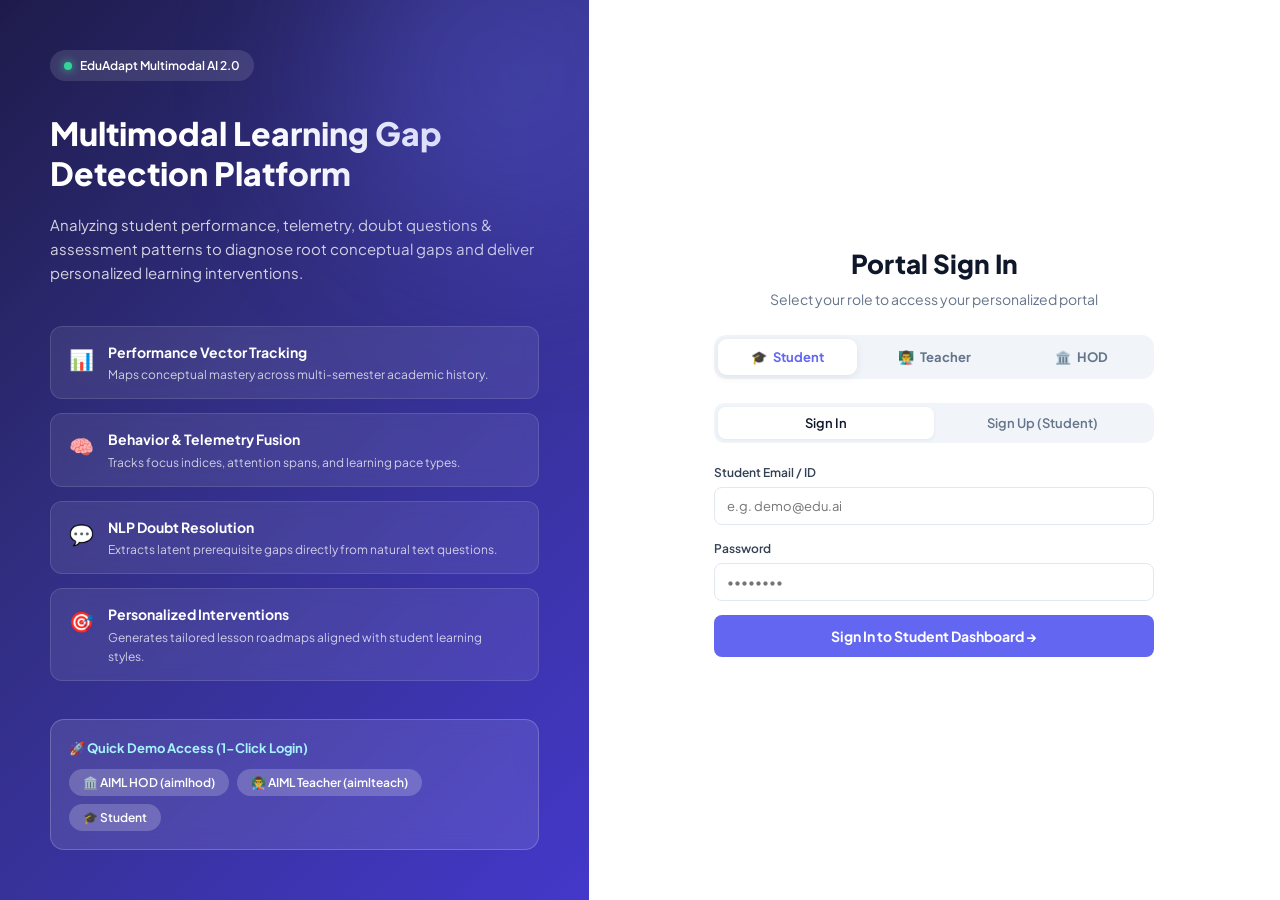
<file: static/index.html>
<!DOCTYPE html>
<html lang="en">
<head>
  <meta charset="UTF-8">
  <meta name="viewport" content="width=device-width, initial-scale=1.0">
  <title>EduAdapt AI — Multimodal Learning Platform</title>
  <link rel="preconnect" href="https://fonts.googleapis.com">
  <link href="https://fonts.googleapis.com/css2?family=Plus+Jakarta+Sans:wght@400;500;600;700;800&display=swap" rel="stylesheet">
  <link rel="stylesheet" href="/static/styles.css">
</head>
<body class="auth-page">

<div class="auth-split">
  <!-- LEFT BRANDING & VALUE PROP -->
  <div class="auth-left">
    <div class="brand-badge">
      <span class="pulse-dot"></span> EduAdapt Multimodal AI 2.0
    </div>

    <h1 class="hero-title">Multimodal Learning Gap Detection Platform</h1>
    <p class="hero-desc">Analyzing student performance, telemetry, doubt questions & assessment patterns to diagnose root conceptual gaps and deliver personalized learning interventions.</p>

    <div class="auth-feature-grid">
      <div class="auth-feature-card">
        <div class="af-icon">📊</div>
        <div>
          <h4>Performance Vector Tracking</h4>
          <p>Maps conceptual mastery across multi-semester academic history.</p>
        </div>
      </div>

      <div class="auth-feature-card">
        <div class="af-icon">🧠</div>
        <div>
          <h4>Behavior & Telemetry Fusion</h4>
          <p>Tracks focus indices, attention spans, and learning pace types.</p>
        </div>
      </div>

      <div class="auth-feature-card">
        <div class="af-icon">💬</div>
        <div>
          <h4>NLP Doubt Resolution</h4>
          <p>Extracts latent prerequisite gaps directly from natural text questions.</p>
        </div>
      </div>

      <div class="auth-feature-card">
        <div class="af-icon">🎯</div>
        <div>
          <h4>Personalized Interventions</h4>
          <p>Generates tailored lesson roadmaps aligned with student learning styles.</p>
        </div>
      </div>
    </div>

    <div class="demo-account-banner">
      <div class="dab-title">🚀 Quick Demo Access (1-Click Login)</div>
      <div class="dab-buttons">
        <button type="button" class="btn-demo-chip" onclick="quickDemo('aimlhod')">🏛️ AIML HOD (aimlhod)</button>
        <button type="button" class="btn-demo-chip" onclick="quickDemo('aimlteach')">👨‍🏫 AIML Teacher (aimlteach)</button>
        <button type="button" class="btn-demo-chip" onclick="quickDemo('student')">🎓 Student</button>
      </div>
    </div>
  </div>

  <!-- RIGHT AUTH FORM PANEL -->
  <div class="auth-right">
    <div class="auth-box">

      <div class="auth-header">
        <h2>Portal Sign In</h2>
        <p>Select your role to access your personalized portal</p>
      </div>

      <!-- ROLE SELECTOR TABS -->
      <div class="role-tabs">
        <button type="button" class="role-tab active" id="rt-student" onclick="setRole('student')">
          <span class="rt-icon">🎓</span>
          <span>Student</span>
        </button>
        <button type="button" class="role-tab" id="rt-teacher" onclick="setRole('teacher')">
          <span class="rt-icon">👨‍🏫</span>
          <span>Teacher</span>
        </button>
        <button type="button" class="role-tab" id="rt-hod" onclick="setRole('hod')">
          <span class="rt-icon">🏛️</span>
          <span>HOD</span>
        </button>
      </div>

      <!-- STUDENT SECTION (Sign In + Sign Up) -->
      <div id="student-section">
        <div class="auth-tabs">
          <button type="button" class="auth-tab active" id="tab-si" onclick="switchStudentTab('signin')">Sign In</button>
          <button type="button" class="auth-tab" id="tab-su" onclick="switchStudentTab('signup')">Sign Up (Student)</button>
        </div>

        <!-- Student Sign In -->
        <form id="si-form" class="auth-form" onsubmit="doLogin(event, 'student')">
          <div class="field">
            <label>Student Email / ID</label>
            <input id="si-email" type="text" placeholder="e.g. demo@edu.ai" required>
          </div>
          <div class="field">
            <label>Password</label>
            <input id="si-pass" type="password" placeholder="••••••••" required>
          </div>
          <div id="si-err" class="form-error hidden">Incorrect email or password.</div>
          <button type="submit" class="btn-primary">Sign In to Student Dashboard →</button>
        </form>

        <!-- Student Sign Up Form -->
        <form id="su-form" class="auth-form hidden" onsubmit="doRegister(event)">
          <div class="form-section-title">Personal & Academic Details</div>
          
          <div class="field-row">
            <div class="field"><label>Full Name *</label><input id="su-fn" placeholder="Alex Rivera" required></div>
            <div class="field"><label>PRN / Roll No. *</label><input id="su-prn" placeholder="PRN2021001" required></div>
          </div>
          
          <div class="field-row">
            <div class="field"><label>Phone Number *</label><input id="su-phone" placeholder="+91 98765 43210" required></div>
            <div class="field"><label>Email Address *</label><input id="su-email" type="email" placeholder="alex@example.com" required></div>
          </div>
          
          <div class="field-row">
            <div class="field"><label>Password *</label><input id="su-pass" type="password" placeholder="Min 6 characters" required minlength="6"></div>
            <div class="field">
              <label>Year *</label>
              <select id="su-year" required>
                <option value="">Select Year</option>
                <option value="FY">First Year (FY)</option>
                <option value="SY">Second Year (SY)</option>
                <option value="TY">Third Year (TY)</option>
              </select>
            </div>
          </div>

          <div class="field-row">
            <div class="field">
              <label>Division *</label>
              <select id="su-div" required>
                <option value="">Select Division</option>
                <option value="A">Division A</option>
                <option value="B">Division B</option>
              </select>
            </div>
            <div class="field"><label>Department</label><input id="su-dept" value="Computer Science" readonly></div>
          </div>

          <div class="field"><label>Full Residential Address *</label><input id="su-addr" placeholder="House No, Street, City, PIN Code" required></div>

          <div class="form-section-title">Parent / Guardian Details</div>
          <div class="field-row">
            <div class="field"><label>Parent Name *</label><input id="su-pname" placeholder="Carlos Rivera" required></div>
            <div class="field"><label>Parent Phone *</label><input id="su-pphone" placeholder="+91 98765 43213" required></div>
          </div>
          <div class="field"><label>Parent Email</label><input id="su-pemail" type="email" placeholder="parent@example.com"></div>

          <div class="form-section-title">Coding & Social Profiles <span class="optional-tag">(Optional)</span></div>
          <div class="field-row">
            <div class="field"><label>LinkedIn</label><input id="su-li" placeholder="linkedin.com/in/username"></div>
            <div class="field"><label>GitHub</label><input id="su-gh" placeholder="github.com/username"></div>
          </div>
          <div class="field-row">
            <div class="field"><label>LeetCode</label><input id="su-lc" placeholder="leetcode.com/username"></div>
            <div class="field"><label>HackerRank</label><input id="su-hr" placeholder="hackerrank.com/username"></div>
          </div>

          <div id="su-err" class="form-error hidden"></div>
          <button type="submit" class="btn-primary" style="margin-top:12px">Register & Access Dashboard →</button>
        </form>
      </div>

      <!-- TEACHER SECTION -->
      <form id="teacher-section" class="auth-form hidden" onsubmit="doLogin(event, 'teacher')">
        <div class="field">
          <label>Faculty Email / Username</label>
          <input id="ti-email" type="text" placeholder="aimlteach or email@edu.ai" required>
        </div>
        <div class="field">
          <label>Password</label>
          <input id="ti-pass" type="password" placeholder="••••••••" required>
        </div>
        <div id="ti-err" class="form-error hidden">Incorrect teacher credentials.</div>
        <button type="submit" class="btn-primary">Sign In to Teacher Dashboard →</button>
        <p class="teacher-notice-text">🔒 Note: New teacher profiles are created exclusively by the Head of Department (HOD).</p>
      </form>

      <!-- HOD SECTION -->
      <form id="hod-section" class="auth-form hidden" onsubmit="doLogin(event, 'hod')">
        <div class="field">
          <label>HOD Email / Username</label>
          <input id="hi-email" type="text" placeholder="aimlhod or email@edu.ai" required>
        </div>
        <div class="field">
          <label>Password</label>
          <input id="hi-pass" type="password" placeholder="••••••••" required>
        </div>
        <div id="hi-err" class="form-error hidden">Incorrect HOD credentials.</div>
        <button type="submit" class="btn-primary">Sign In to HOD Dashboard →</button>
      </form>

    </div>
  </div>
</div>

<script src="/static/data.js"></script>
<script>
  EA.seed();
  const session = EA.getSession();
  if (session) redirectByRole(session.role);

  function setRole(role) {
    ['student', 'teacher', 'hod'].forEach(r => {
      document.getElementById(`rt-${r}`).classList.toggle('active', r === role);
      const section = document.getElementById(`${r}-section`);
      if (section) section.classList.toggle('hidden', r !== role);
    });
  }

  function switchStudentTab(tab) {
    document.getElementById('si-form').classList.toggle('hidden', tab !== 'signin');
    document.getElementById('su-form').classList.toggle('hidden', tab !== 'signup');
    document.getElementById('tab-si').classList.toggle('active', tab === 'signin');
    document.getElementById('tab-su').classList.toggle('active', tab === 'signup');
  }

  function doLogin(e, role) {
    e.preventDefault();
    const pfx = { student: 'si', teacher: 'ti', hod: 'hi' }[role];
    const email = document.getElementById(`${pfx}-email`).value.trim();
    const pass = document.getElementById(`${pfx}-pass`).value;
    const user = EA.loginUser(email, pass, role);
    if (user) {
      redirectByRole(role);
    } else {
      document.getElementById(`${pfx}-err`).classList.remove('hidden');
    }
  }

  function doRegister(e) {
    e.preventDefault();
    const errEl = document.getElementById('su-err');
    const user = {
      role: 'student',
      name: document.getElementById('su-fn').value.trim(),
      email: document.getElementById('su-email').value.trim(),
      password: document.getElementById('su-pass').value,
      prn: document.getElementById('su-prn').value.trim(),
      phone: document.getElementById('su-phone').value.trim(),
      year: document.getElementById('su-year').value,
      division: document.getElementById('su-div').value,
      department: document.getElementById('su-dept').value,
      address: document.getElementById('su-addr').value.trim(),
      parentName: document.getElementById('su-pname').value.trim(),
      parentPhone: document.getElementById('su-pphone').value.trim(),
      parentEmail: document.getElementById('su-pemail').value.trim(),
      linkedin: document.getElementById('su-li').value.trim(),
      github: document.getElementById('su-gh').value.trim(),
      leetcode: document.getElementById('su-lc').value.trim(),
      hackerrank: document.getElementById('su-hr').value.trim(),
    };
    const result = EA.registerUser(user);
    if (!result.ok) {
      errEl.textContent = result.msg;
      errEl.classList.remove('hidden');
      return;
    }
    EA.setSession(result.user);
    redirectByRole('student');
  }

  function quickDemo(role) {
    const creds = {
      student: ['demo@edu.ai', 'demo123', 'student'],
      teacher: ['teacher@edu.ai', 'teacher123', 'teacher'],
      hod: ['hod@edu.ai', 'hod123', 'hod'],
      aimlhod: ['aimlhod', 'Pass', 'hod'],
      aimlteach: ['aimlteach', 'Pass', 'teacher']
    };
    const [email, pass, userRole] = creds[role];
    setRole(userRole);
    const user = EA.loginUser(email, pass, userRole);
    if (user) redirectByRole(userRole);
  }

  function redirectByRole(role) {
    const paths = { student: '/static/dashboard.html', teacher: '/static/teacher.html', hod: '/static/hod.html' };
    window.location.href = paths[role] || '/';
  }
</script>
</body>
</html>
</file>
<file: static/styles.css>
:root {
  --bg: #f8fafc;
  --card: #ffffff;
  --border: #e2e8f0;
  --primary: #6366f1;
  --primary-light: #eef2ff;
  --primary-dark: #4f46e5;
  --success: #10b981;
  --success-light: #ecfdf5;
  --warning: #f59e0b;
  --warning-light: #fffbeb;
  --danger: #ef4444;
  --danger-light: #fef2f2;
  --text: #0f172a;
  --text-mid: #334155;
  --muted: #64748b;
  --sidebar-w: 250px;
  --radius: 12px;
  --shadow: 0 4px 20px -2px rgba(0, 0, 0, 0.05);
}

* { margin:0; padding:0; box-sizing:border-box; }

body {
  font-family: 'Plus Jakarta Sans', -apple-system, BlinkMacSystemFont, sans-serif;
  background: var(--bg);
  color: var(--text);
  font-size: 14px;
  line-height: 1.6;
}

/* ── AUTH SPLIT PAGE ────────────────────────────── */
body.auth-page { background:#fff; min-height:100vh; }

.auth-split { display:flex; min-height:100vh; width:100%; }

.auth-left {
  width:46%; background: linear-gradient(135deg, #1e1b4b 0%, #312e81 40%, #4338ca 100%);
  display:flex; flex-direction:column; justify-content:space-between;
  padding:50px; color:#fff; position:relative; overflow:hidden;
}

.auth-left::before {
  content: ''; position: absolute; top: -100px; right: -100px; width: 350px; height: 350px;
  background: rgba(99, 102, 241, 0.3); filter: blur(80px); border-radius: 50%;
}

.brand-badge {
  display:inline-flex; align-items:center; gap:8px;
  background: rgba(255, 255, 255, 0.12); backdrop-filter: blur(10px);
  padding: 6px 14px; border-radius: 30px; font-size: 12px; font-weight: 600; width: fit-content;
}

.pulse-dot { width: 8px; height: 8px; background: #34d399; border-radius: 50%; box-shadow: 0 0 10px #34d399; }

.hero-title { font-size: 32px; font-weight: 800; line-height: 1.25; margin-top: 24px; margin-bottom: 12px; }
.hero-desc { font-size: 15px; color: rgba(255, 255, 255, 0.8); line-height: 1.6; margin-bottom: 32px; }

.auth-feature-grid { display: flex; flex-direction: column; gap: 14px; margin-bottom: 30px; }

.auth-feature-card {
  display: flex; align-items: flex-start; gap: 14px;
  background: rgba(255, 255, 255, 0.08); border: 1px solid rgba(255, 255, 255, 0.12);
  padding: 14px 18px; border-radius: 12px; backdrop-filter: blur(8px);
}
.af-icon { font-size: 20px; flex-shrink: 0; margin-top: 2px; }
.auth-feature-card h4 { font-size: 14px; font-weight: 700; color: #fff; margin-bottom: 2px; }
.auth-feature-card p { font-size: 12px; color: rgba(255, 255, 255, 0.75); margin: 0; }

.demo-account-banner {
  background: rgba(255, 255, 255, 0.1); border: 1px solid rgba(255, 255, 255, 0.2);
  border-radius: 14px; padding: 18px; backdrop-filter: blur(10px);
}
.dab-title { font-size: 13px; font-weight: 700; margin-bottom: 10px; color: #a5f3fc; }
.dab-buttons { display: flex; gap: 8px; flex-wrap: wrap; }
.btn-demo-chip {
  background: rgba(255, 255, 255, 0.2); border: none; color: #fff;
  padding: 6px 14px; border-radius: 20px; font-size: 12px; font-weight: 600;
  cursor: pointer; transition: all .2s; font-family: inherit;
}
.btn-demo-chip:hover { background: #fff; color: #1e1b4b; transform: translateY(-1px); }

/* Right auth box */
.auth-right { flex:1; display:flex; align-items:center; justify-content:center; padding:40px; overflow-y:auto; }
.auth-box { width:100%; max-width:440px; margin:auto; }
.auth-header { margin-bottom: 24px; text-align: center; }
.auth-header h2 { font-size: 26px; font-weight: 800; color: var(--text); }
.auth-header p { font-size: 14px; color: var(--muted); margin-top: 4px; }

.role-tabs { display:flex; gap:8px; margin-bottom:24px; background: #f1f5f9; padding: 4px; border-radius: 12px; }
.role-tab {
  flex:1; padding:10px 8px; border:none;
  border-radius:9px; background:transparent; cursor:pointer; font-size:13px;
  font-weight:700; color:var(--muted); transition:all .2s; font-family:inherit;
  display: flex; align-items: center; justify-content: center; gap: 6px;
}
.role-tab.active { background:#fff; color:var(--primary); box-shadow: 0 2px 8px rgba(0,0,0,0.08); }

.auth-tabs { display:flex; background:#f1f5f9; border-radius:10px; padding:4px; margin-bottom:20px; }
.auth-tab { flex:1; padding:8px; border:none; background:transparent; border-radius:8px; cursor:pointer; font-size:13px; font-weight:600; color:var(--muted); transition:all .2s; font-family:inherit; text-align:center; }
.auth-tab.active { background:#fff; color:var(--text); box-shadow:0 1px 4px rgba(0,0,0,0.06); }

.form-section-title { font-size: 11px; font-weight: 700; text-transform: uppercase; letter-spacing: .6px; color: var(--muted); margin: 18px 0 10px; padding-bottom: 4px; border-bottom: 1px solid var(--border); }
.optional-tag { text-transform: none; font-weight: 400; color: var(--muted); }

.field { margin-bottom:14px; }
.field label { display:block; font-size:12px; font-weight:600; color:var(--text-mid); margin-bottom:5px; }
.field input, .field select {
  width:100%; padding:10px 12px; border:1.5px solid var(--border);
  border-radius:8px; font-size:13px; background:#fff; color:var(--text);
  transition:border-color .2s; outline:none; font-family:inherit;
}
.field input:focus, .field select:focus { border-color:var(--primary); box-shadow: 0 0 0 3px rgba(99,102,241,0.1); }
.field-row { display:grid; grid-template-columns:1fr 1fr; gap:10px; }

.btn-primary {
  width:100%; padding:12px; background:var(--primary); color:#fff;
  border:none; border-radius:8px; font-size:14px; font-weight:700;
  cursor:pointer; transition:all .2s; font-family:inherit;
}
.btn-primary:hover { background:var(--primary-dark); transform: translateY(-1px); }

.teacher-notice-text { font-size: 12px; color: var(--muted); margin-top: 14px; text-align: center; line-height: 1.5; }

.form-error { color:var(--danger); font-size:13px; margin-bottom:12px; padding:10px 14px; background:var(--danger-light); border-radius:8px; border:1px solid #fecaca; }
.hidden { display:none !important; }

/* ── APP SHELL & DOCK SIDEBAR ─────────────────── */
.app-shell { display:flex; min-height:100vh; }

.sidebar {
  width: var(--sidebar-w);
  background: rgba(255, 255, 255, 0.92);
  backdrop-filter: blur(16px);
  -webkit-backdrop-filter: blur(16px);
  border-right: 1px solid rgba(226, 232, 240, 0.8);
  position: fixed;
  height: 100vh;
  display: flex;
  flex-direction: column;
  padding: 20px 12px;
  z-index: 100;
  box-shadow: 4px 0 24px rgba(15, 23, 42, 0.03);
}

.sidebar-logo {
  display: flex;
  align-items: center;
  gap: 12px;
  padding: 4px 12px 20px;
  font-size: 16px;
  font-weight: 800;
  border-bottom: 1px solid var(--border);
  margin-bottom: 12px;
  color: var(--text);
}
.sidebar-logo .logo-mark {
  width: 36px;
  height: 36px;
  background: linear-gradient(135deg, #6366f1 0%, #4f46e5 100%);
  border-radius: 10px;
  display: flex;
  align-items: center;
  justify-content: center;
  color: #fff;
  font-size: 18px;
  box-shadow: 0 4px 12px rgba(99, 102, 241, 0.3);
}

/* ── DOCK NAVIGATION TOOLBAR CONTAINER ────────── */
.dock-nav-container {
  display: flex;
  flex-direction: column;
  gap: 6px;
  padding: 6px 0;
  margin-bottom: auto;
  perspective: 1000px;
}

.nav-link {
  position: relative;
  display: flex;
  align-items: center;
  gap: 12px;
  padding: 10px 14px;
  color: var(--muted);
  text-decoration: none;
  font-size: 13.5px;
  font-weight: 600;
  border-radius: 12px;
  cursor: pointer;
  border: 1px solid transparent;
  background: transparent;
  width: 100%;
  text-align: left;
  font-family: inherit;
  transform-origin: center left;
  transition: transform 0.18s cubic-bezier(0.175, 0.885, 0.32, 1.275), background 0.2s, border-color 0.2s, box-shadow 0.2s, color 0.2s;
  will-change: transform;
  user-select: none;
}

.nav-link:hover {
  color: var(--text);
  background: rgba(241, 245, 249, 0.85);
  border-color: rgba(226, 232, 240, 0.9);
}

.nav-link.active {
  color: #4f46e5;
  background: linear-gradient(135deg, #eef2ff 0%, #e0e7ff 100%);
  border-color: rgba(99, 102, 241, 0.25);
  font-weight: 700;
  box-shadow: 0 4px 14px rgba(99, 102, 241, 0.12);
}

.nav-link.active::before {
  content: '';
  position: absolute;
  left: 0;
  top: 15%;
  height: 70%;
  width: 4px;
  background: #6366f1;
  border-radius: 0 4px 4px 0;
  box-shadow: 0 0 10px #6366f1;
}

.dock-icon {
  display: flex;
  align-items: center;
  justify-content: center;
  width: 24px;
  height: 24px;
  text-align: center;
  font-size: 16px;
  flex-shrink: 0;
  transition: transform 0.18s cubic-bezier(0.175, 0.885, 0.32, 1.275);
}

/* ── FLOATING TOOLTIP (DockLabel) ─────────────── */
.dock-label {
  position: absolute;
  left: calc(100% + 12px);
  top: 50%;
  transform: translateY(-50%) translateX(-6px);
  background: rgba(15, 23, 42, 0.92);
  color: #fff;
  padding: 4px 10px;
  border-radius: 8px;
  font-size: 11.5px;
  font-weight: 700;
  white-space: nowrap;
  pointer-events: none;
  opacity: 0;
  visibility: hidden;
  transition: opacity 0.2s ease, transform 0.2s cubic-bezier(0.175, 0.885, 0.32, 1.275), visibility 0.2s;
  box-shadow: 0 8px 20px rgba(0, 0, 0, 0.2);
  border: 1px solid rgba(255, 255, 255, 0.12);
  backdrop-filter: blur(8px);
  z-index: 200;
}

.dock-label::before {
  content: '';
  position: absolute;
  right: 100%;
  top: 50%;
  transform: translateY(-50%);
  border-width: 5px;
  border-style: solid;
  border-color: transparent rgba(15, 23, 42, 0.92) transparent transparent;
}

.nav-link:hover .dock-label {
  opacity: 1;
  visibility: visible;
  transform: translateY(-50%) translateX(0px);
}

.sidebar-bottom {
  margin-top: auto;
  padding: 14px;
  border-top: 1px solid var(--border);
  background: rgba(248, 250, 252, 0.7);
  border-radius: 14px;
}
.user-chip { display:flex; align-items:center; gap:10px; margin-bottom: 10px; }
.avatar { width:36px; height:36px; border-radius:50%; background:linear-gradient(135deg, #6366f1, #4338ca); color:#fff; display:flex; align-items:center; justify-content:center; font-size:13px; font-weight:700; flex-shrink:0; box-shadow:0 2px 8px rgba(99,102,241,0.3); }
.user-info { flex:1; min-width:0; }
.user-name { font-size:13px; font-weight:700; white-space:nowrap; overflow:hidden; text-overflow:ellipsis; }
.user-role { font-size:11px; color:var(--muted); text-transform:capitalize; }
.btn-logout-full {
  width: 100%;
  padding: 8px 12px;
  background: #fef2f2;
  color: #ef4444;
  border: 1px solid #fecaca;
  border-radius: 8px;
  font-size: 12px;
  font-weight: 700;
  cursor: pointer;
  transition: all 0.2s;
  font-family: inherit;
  text-align: center;
}
.btn-logout-full:hover { background: #fee2e2; border-color: #fca5a5; transform: translateY(-1px); }
.btn-logout { background:none; border:none; cursor:pointer; color:var(--muted); font-size:16px; padding:4px; border-radius:4px; }
.btn-logout:hover { color:var(--danger); }

/* ── MAIN CONTENT ─────────────────────────────── */
.main { margin-left:var(--sidebar-w); flex:1; padding:32px 40px; }

.page-header { margin-bottom:28px; }
.page-header h1 { font-size:24px; font-weight:800; color: var(--text); }
.page-header p { color:var(--muted); margin-top:4px; }

.page { display:none; }
.page.active { display:block; animation:fadeUp .25s ease; }
@keyframes fadeUp { from { opacity:0; transform:translateY(10px); } to { opacity:1; transform:translateY(0); } }

/* ── CARDS ────────────────────────────────────── */
.card { background:var(--card); border:1px solid var(--border); border-radius:var(--radius); padding:24px; box-shadow: var(--shadow); }
.card-title { font-size:15px; font-weight:700; margin-bottom:16px; display:flex; align-items:center; gap:8px; }

.grid-4 { display:grid; grid-template-columns:repeat(4,1fr); gap:16px; margin-bottom:24px; }
.grid-2 { display:grid; grid-template-columns:1fr 1fr; gap:20px; }
.grid-3 { display:grid; grid-template-columns:1fr 1fr 1fr; gap:20px; }

/* ── STAT CARDS ───────────────────────────────── */
.stat-card { background:var(--card); border:1px solid var(--border); border-radius:var(--radius); padding:20px; box-shadow: var(--shadow); }
.stat-label { font-size:11px; color:var(--muted); text-transform:uppercase; letter-spacing:.5px; font-weight:700; margin-bottom:8px; }
.stat-value { font-size:28px; font-weight:800; line-height:1; margin-bottom:6px; }

/* ── CONCEPT BARS ─────────────────────────────── */
.concept-item { display:flex; align-items:center; gap:12px; margin-bottom: 12px; }
.concept-name { width:160px; font-size:13px; font-weight:600; color:var(--text-mid); flex-shrink:0; }
.bar-track { flex:1; height:8px; background:var(--bg); border-radius:4px; overflow:hidden; }
.bar-fill { height:100%; border-radius:4px; transition:width .6s ease; }
.bar-fill.good { background:var(--success); }
.bar-fill.ok { background:var(--warning); }
.bar-fill.bad { background:var(--danger); }
.bar-pct { width:38px; text-align:right; font-size:13px; font-weight:700; }

/* ── GAPS & BADGES ────────────────────────────── */
.gap-item { padding:14px 16px; border-radius:10px; border:1px solid var(--danger-light); background:var(--danger-light); margin-bottom:10px; }
.gap-item h4 { font-size:14px; font-weight:700; color:#b91c1c; margin-bottom:2px; }
.gap-item p { font-size:13px; color:var(--muted); }

.badge { display:inline-block; padding:3px 10px; border-radius:20px; font-size:11px; font-weight:700; }
.badge-green { background:var(--success-light); color:var(--success); }
.badge-red { background:var(--danger-light); color:var(--danger); }
.badge-amber { background:var(--warning-light); color:var(--warning); }
.badge-purple { background:var(--primary-light); color:var(--primary); }

/* ── BUTTONS & INPUTS ─────────────────────────── */
.btn { padding:10px 20px; border-radius:8px; font-size:13px; font-weight:700; cursor:pointer; border:none; font-family:inherit; transition:all .2s; }
.btn-indigo { background:var(--primary); color:#fff; }
.btn-indigo:hover { background:var(--primary-dark); }
.btn-outline { background:#fff; border:1.5px solid var(--border); color:var(--text); }
.btn-outline:hover { border-color:var(--primary); color:var(--primary); }
.btn-sm { padding:7px 14px; font-size:12px; }
.btn-full { width:100%; }

.search-input {
  padding:9px 14px; border:1.5px solid var(--border); border-radius:8px;
  font-size:13px; font-family:inherit; outline:none; color:var(--text);
  min-width:260px; transition:border-color .2s;
}
.search-input:focus { border-color:var(--primary); }

.slider-item { margin-bottom:14px; }
.slider-item label { display:flex; justify-content:space-between; font-size:13px; color:var(--text-mid); margin-bottom:6px; font-weight: 600; }
.slider-item label span { font-weight:800; color:var(--primary); }
input[type=range] { width:100%; accent-color:var(--primary); cursor:pointer; }

/* ── MODAL ────────────────────────────────────── */
.modal-overlay {
  position:fixed; inset:0; background:rgba(15,23,42,.6);
  display:flex; align-items:center; justify-content:center;
  z-index:1000; backdrop-filter:blur(4px);
}
.modal-box {
  background:#fff; border-radius:16px; padding:28px;
  width:90%; max-width:700px; box-shadow:0 20px 60px rgba(0,0,0,.2);
}

.stu-row {
  display:flex; align-items:center; gap:12px; padding:14px 20px;
  border-bottom:1px solid var(--border); cursor:pointer; transition:background .15s;
}
.stu-row:hover { background:var(--bg); }
.stu-row.selected { background:var(--primary-light); }

.data-table { width:100%; border-collapse:collapse; font-size:13px; }
.data-table thead tr { background:var(--bg); }
.data-table th {
  padding:10px 12px; text-align:left; font-size:11px; font-weight:700;
  text-transform:uppercase; letter-spacing:.5px; color:var(--muted);
  border-bottom:1px solid var(--border);
}
.data-table tbody tr { border-bottom:1px solid var(--border); }
.data-table tbody tr:hover { background:var(--bg); }

.profile-link {
  display:inline-block; padding:4px 12px; background:var(--primary-light);
  color:var(--primary); border-radius:20px; font-size:12px; font-weight:700;
  text-decoration:none; margin-right:6px; transition:background .15s;
}
.profile-link:hover { background:#c7d2fe; }

.section-label { font-size:11px; font-weight:700; text-transform:uppercase; letter-spacing:.6px; color:var(--muted); margin-bottom:10px; }
.field-sm { margin-bottom:14px; }
.field-sm label { display:block; font-size:12px; font-weight:600; color:var(--muted); margin-bottom:5px; }
.field-sm input, .field-sm select, .field-sm textarea {
  width:100%; padding:10px 12px; border:1.5px solid var(--border);
  border-radius:8px; font-size:13px; font-family:inherit; color:var(--text); background:#fff; outline:none;
}
.field-sm input:focus, .field-sm select:focus, .field-sm textarea:focus { border-color:var(--primary); }

.mb-20 { margin-bottom: 20px; }
.mt-20 { margin-top: 20px; }
.text-muted { color: var(--muted); font-size: 13px; }
.flex { display: flex; }
.gap-8 { gap: 8px; }

/* ── 🎥 AI PROCTORING FLOATING HUD & OVERLAY ──────── */
.proctor-hud {
  position: fixed;
  top: 20px;
  right: 20px;
  width: 290px;
  background: rgba(15, 23, 42, 0.94);
  backdrop-filter: blur(12px);
  border: 1.5px solid rgba(255, 255, 255, 0.15);
  border-radius: 16px;
  padding: 14px;
  color: #fff;
  z-index: 99999;
  box-shadow: 0 20px 40px rgba(0, 0, 0, 0.4);
  transition: all 0.3s ease;
  font-family: 'Plus Jakarta Sans', sans-serif;
}

.proctor-header {
  display: flex;
  align-items: center;
  justify-content: space-between;
  margin-bottom: 10px;
  padding-bottom: 8px;
  border-bottom: 1px solid rgba(255, 255, 255, 0.1);
}

.proctor-title {
  font-size: 12px;
  font-weight: 800;
  letter-spacing: .5px;
  text-transform: uppercase;
  color: #a5f3fc;
  display: flex;
  align-items: center;
  gap: 6px;
}

.live-indicator {
  width: 8px;
  height: 8px;
  background: #ef4444;
  border-radius: 50%;
  box-shadow: 0 0 8px #ef4444;
  animation: pulseLive 1.5s infinite;
}

@keyframes pulseLive {
  0% { transform: scale(0.95); opacity: 1; }
  50% { transform: scale(1.2); opacity: 0.5; }
  100% { transform: scale(0.95); opacity: 1; }
}

.proctor-video-grid {
  display: grid;
  grid-template-columns: 1fr 1fr;
  gap: 8px;
  margin-bottom: 10px;
}

.proctor-video-card {
  position: relative;
  background: #000;
  border-radius: 8px;
  overflow: hidden;
  height: 95px;
  border: 1px solid rgba(255, 255, 255, 0.12);
}

.proctor-video-card video {
  width: 100%;
  height: 100%;
  object-fit: cover;
}

.proctor-video-label {
  position: absolute;
  bottom: 4px;
  left: 4px;
  background: rgba(0, 0, 0, 0.7);
  padding: 2px 6px;
  border-radius: 4px;
  font-size: 9px;
  font-weight: 700;
  color: #cbd5e1;
}

.proctor-stats {
  background: rgba(255, 255, 255, 0.06);
  border-radius: 10px;
  padding: 10px;
  font-size: 12px;
}

.proctor-row {
  display: flex;
  justify-content: space-between;
  align-items: center;
  margin-bottom: 4px;
}

.proctor-row:last-child { margin-bottom: 0; }

.violation-badge-counter {
  padding: 3px 8px;
  border-radius: 12px;
  font-weight: 800;
  font-size: 11px;
}

.violation-safe { background: #065f46; color: #6ee7b7; }
.violation-warn { background: #92400e; color: #fde68a; }
.violation-danger { background: #991b1b; color: #fca5a5; }

/* Warning Modal / Alert Toast */
.proctor-alert-toast {
  position: fixed;
  top: 24px;
  left: 50%;
  transform: translateX(-50%);
  background: #7f1d1d;
  color: #fff;
  border: 2px solid #ef4444;
  padding: 14px 24px;
  border-radius: 12px;
  box-shadow: 0 10px 30px rgba(239, 68, 68, 0.4);
  z-index: 100000;
  font-size: 14px;
  font-weight: 700;
  display: flex;
  align-items: center;
  gap: 12px;
  animation: shake 0.4s ease-in-out;
}

@keyframes shake {
  0%, 100% { transform: translateX(-50%); }
  20%, 60% { transform: translateX(calc(-50% - 8px)); }
  40%, 80% { transform: translateX(calc(-50% + 8px)); }
}
</file>
